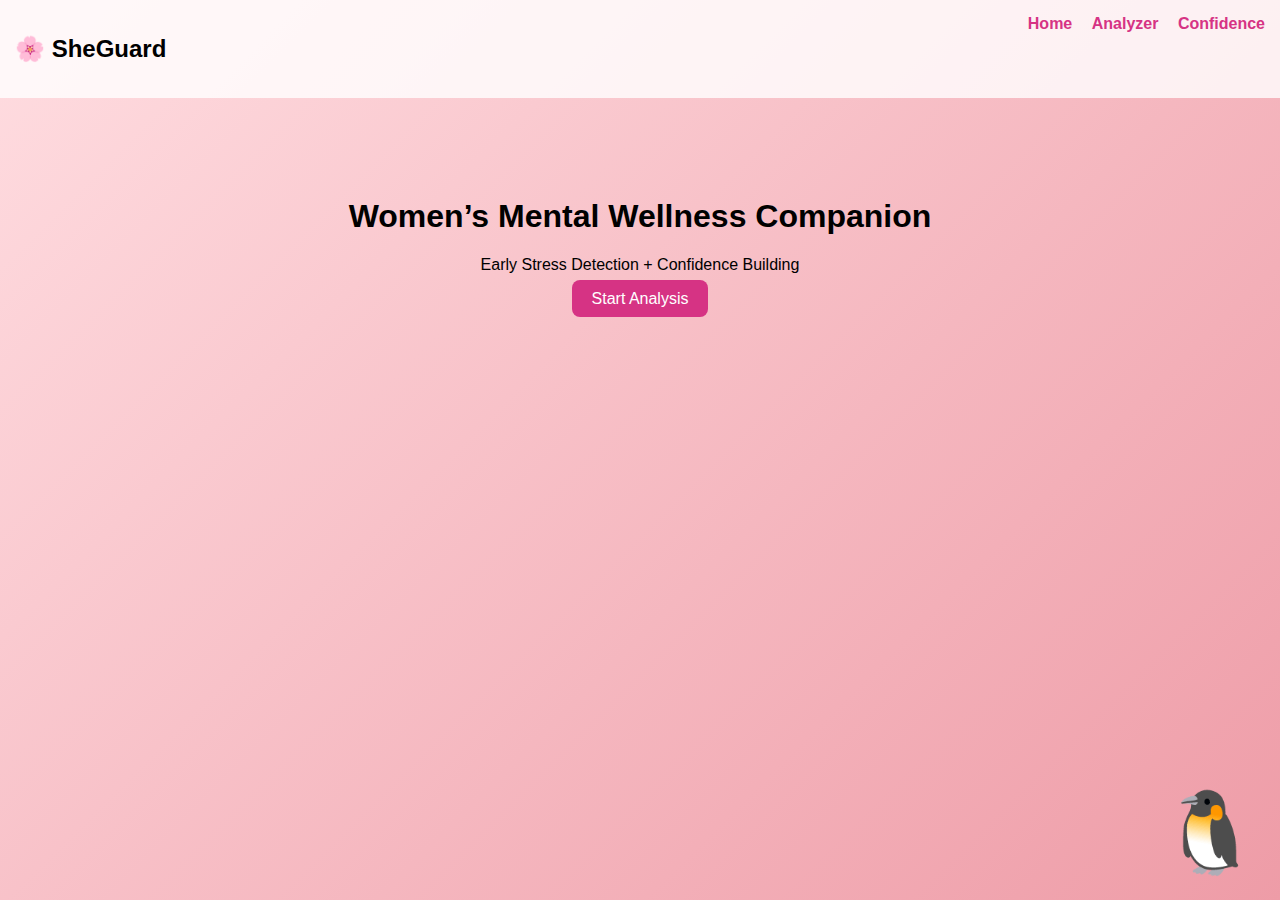
<file: penguin-mania/index.html>
<!DOCTYPE html>
<html>
<head>
    <title>SheGuard</title>
    <link rel="stylesheet" href="style.css">
</head>
<body class="home">

<div class="navbar">
    <h2>🌸 SheGuard</h2>
    <div>
        <a href="index.html">Home</a>
        <a href="analyzer.html">Analyzer</a>
        <a href="confidence.html">Confidence</a>
    </div>
</div>

<div class="center">
    <h1>Women’s Mental Wellness Companion</h1>
    <p>Early Stress Detection + Confidence Building</p>
    <a href="analyzer.html" class="btn">Start Analysis</a>
</div>

<div class="penguin">
    🐧
</div>

</body>
</html>
</file>
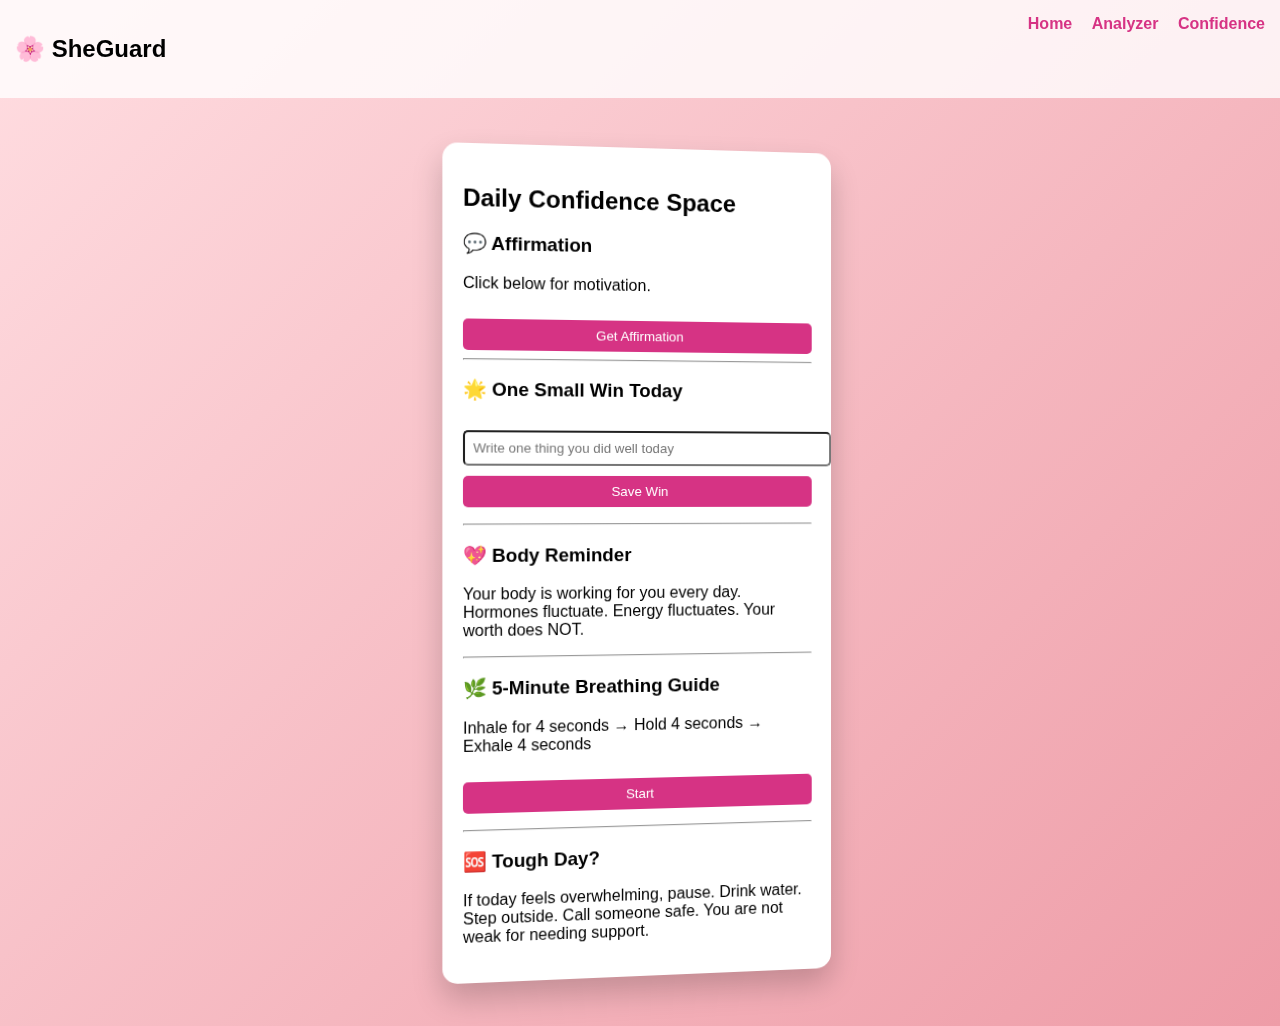
<file: penguin-mania/third.html>
<!DOCTYPE html>
<html>
<head>
    <title>Confidence Boost</title>
    <link rel="stylesheet" href="style.css">
</head>
<body>

<div class="navbar">
    <h2>🌸 SheGuard</h2>
    <div>
        <a href="index.html">Home</a>
        <a href="second.html">Analyzer</a>
        <a href="third.html">Confidence</a>
    </div>
</div>

<div class="card">
    <h2>Daily Confidence Space</h2>

    <h3>💬 Affirmation</h3>
    <p id="quote">Click below for motivation.</p>
    <button onclick="newQuote()">Get Affirmation</button>

    <hr>

    <h3>🌟 One Small Win Today</h3>
    <input type="text" id="winInput" placeholder="Write one thing you did well today">
    <button onclick="saveWin()">Save Win</button>
    <p id="savedWin"></p>

    <hr>

    <h3>💖 Body Reminder</h3>
    <p>Your body is working for you every day. Hormones fluctuate. Energy fluctuates. Your worth does NOT.</p>

    <hr>

    <h3>🌿 5-Minute Breathing Guide</h3>
    <p>Inhale for 4 seconds → Hold 4 seconds → Exhale 4 seconds</p>
    <button onclick="startBreathing()">Start</button>
    <p id="breathingText"></p>

    <hr>

    <h3>🆘 Tough Day?</h3>
    <p>If today feels overwhelming, pause. Drink water. Step outside. Call someone safe. You are not weak for needing support.</p>

</div>

<script src="script.js"></script>
</body>
</html>
</file>
<file: penguin-mania/style.css>
body {
    margin: 0;
    font-family: Arial;
    background: linear-gradient(135deg, #ffdde1, #ee9ca7);
    min-height: 100vh;
    perspective: 1000px;
}

.navbar {
    display: flex;
    justify-content: space-between;
    padding: 15px;
    background: rgba(255,255,255,0.8);
}

.navbar a {
    margin-left: 15px;
    text-decoration: none;
    color: #d63384;
    font-weight: bold;
}

.center {
    text-align: center;
    margin-top: 100px;
}

.btn {
    background: #d63384;
    padding: 10px 20px;
    color: white;
    text-decoration: none;
    border-radius: 8px;
}

.card {
    width: 350px;
    margin: 50px auto;
    padding: 20px;
    background: white;
    border-radius: 15px;
    transform: rotateY(5deg);
    box-shadow: 0 15px 30px rgba(0,0,0,0.2);
}

input, select, button {
    width: 100%;
    margin-top: 10px;
    padding: 8px;
    border-radius: 5px;
}

button {
    background: #d63384;
    color: white;
    border: none;
    cursor: pointer;
}

.penguin {
    font-size: 80px;
    position: absolute;
    bottom: 20px;
    right: 20px;
    animation: float 3s ease-in-out infinite;
}

@keyframes float {
    0% { transform: translateY(0px); }
    50% { transform: translateY(-15px); }
    100% { transform: translateY(0px); }
}
</file>
